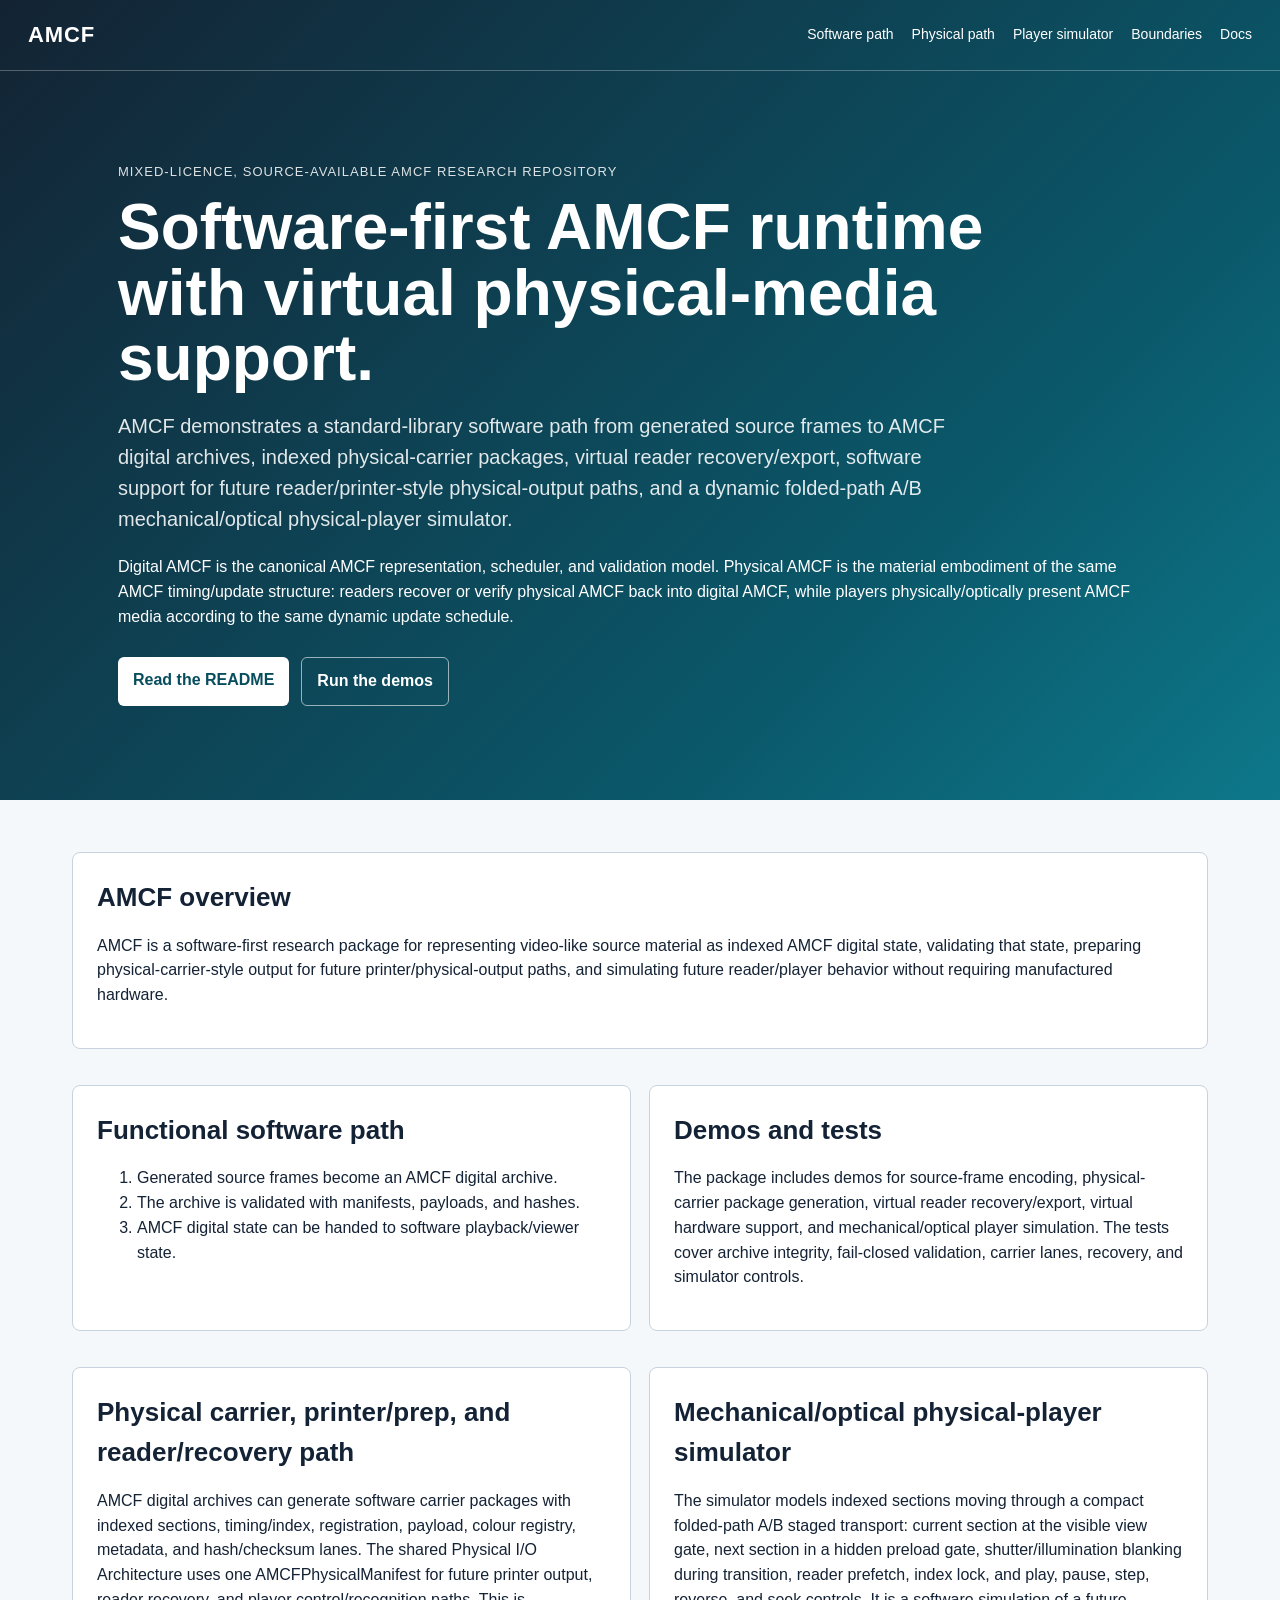
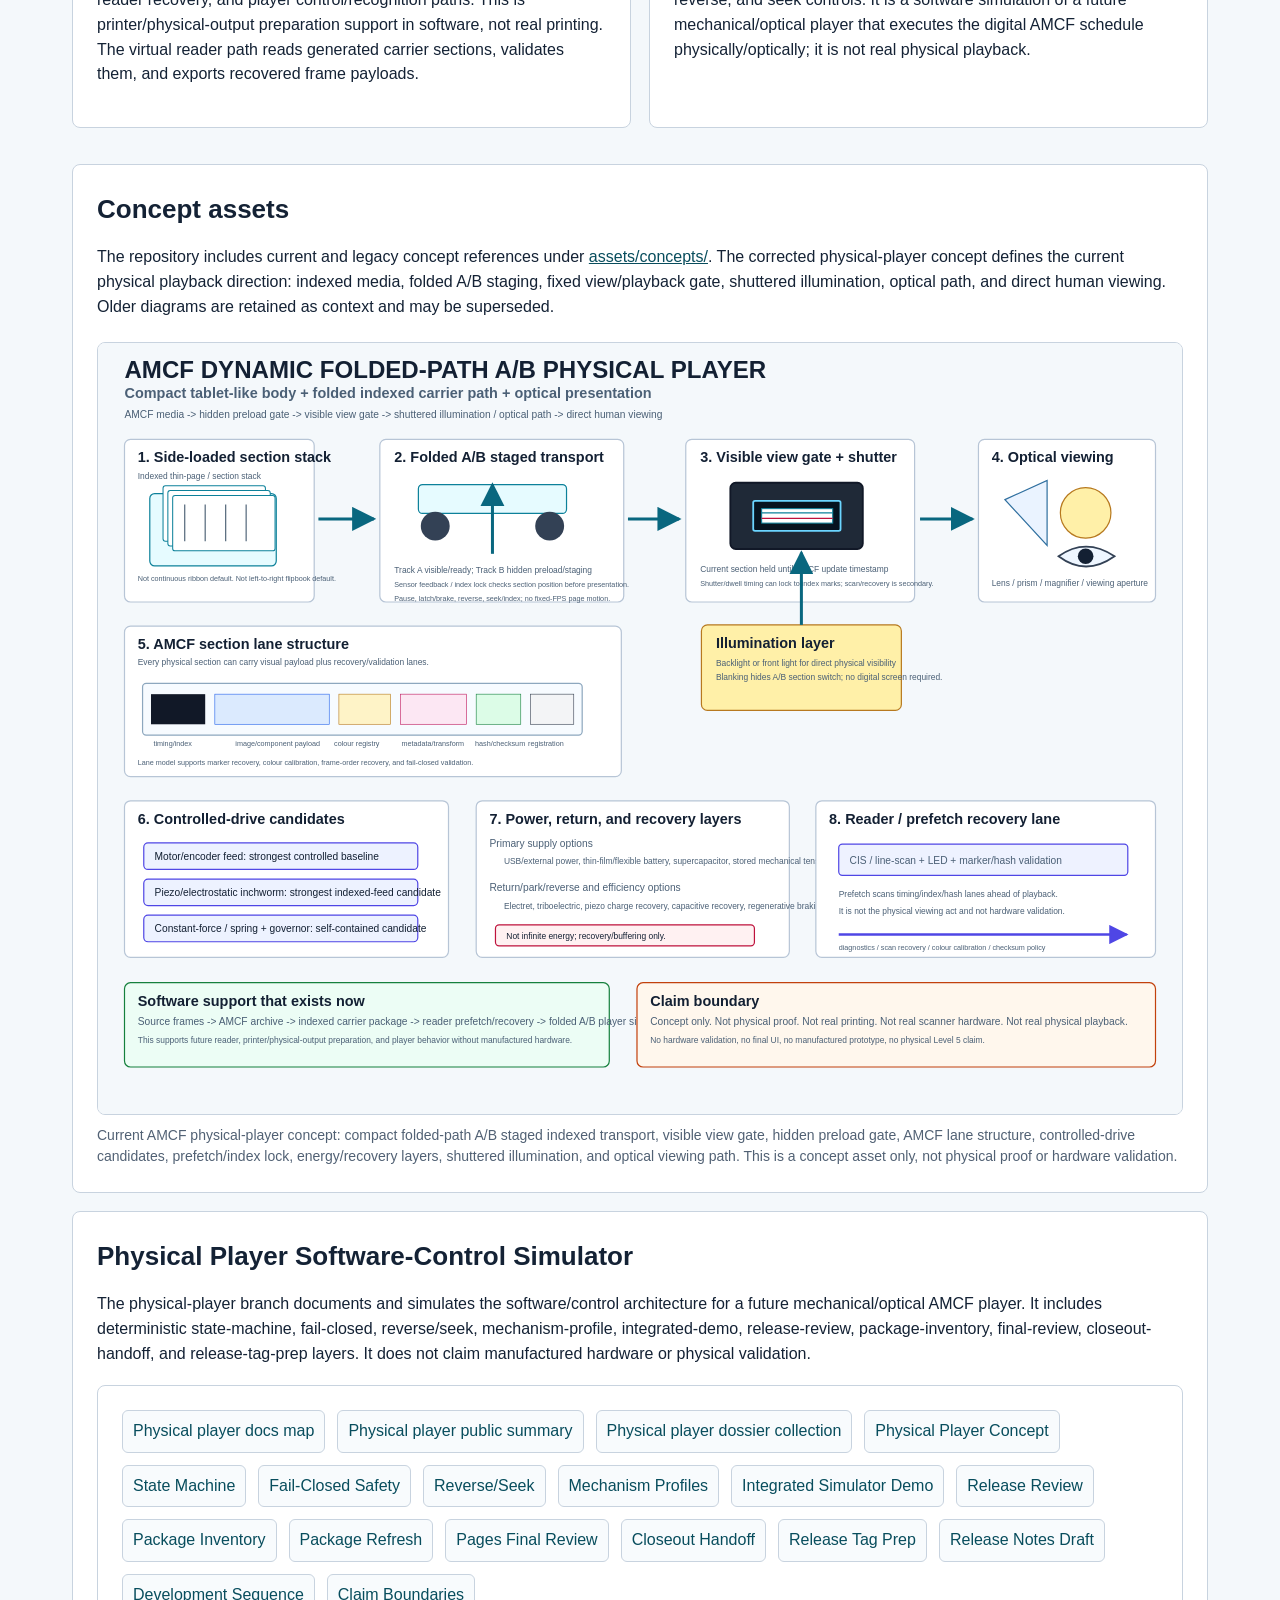
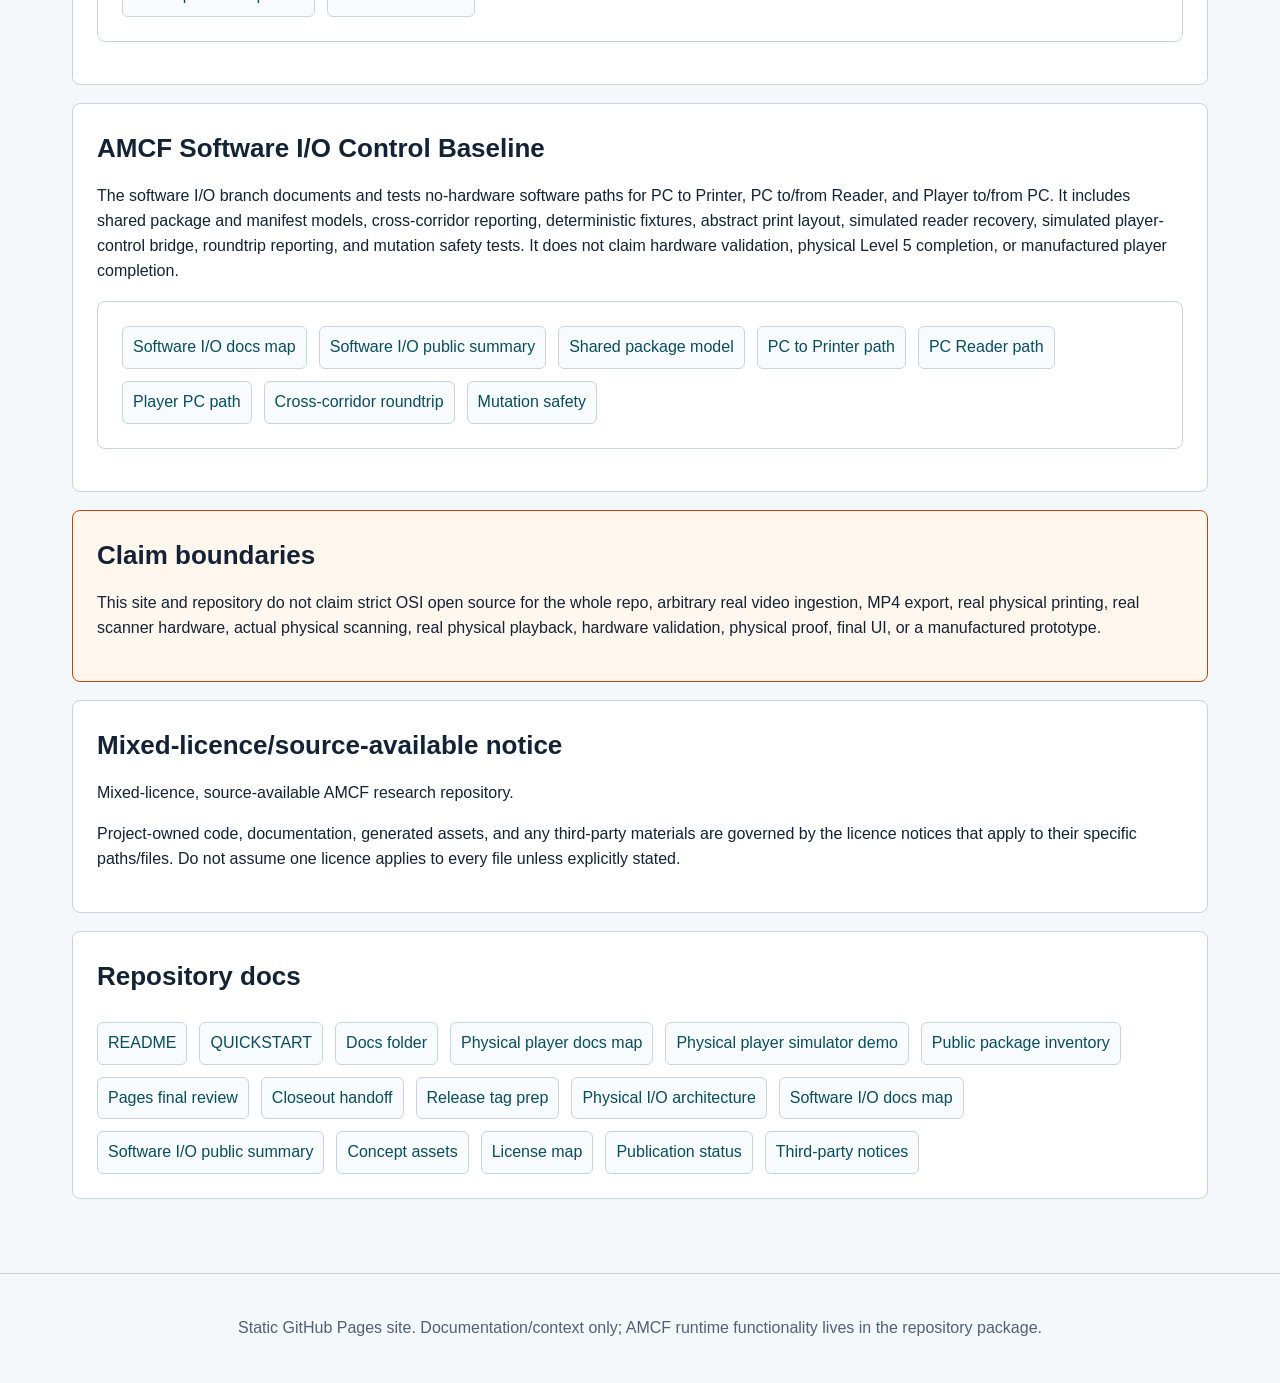
<file: site/index.html>
<!doctype html>
<html lang="en">
<head>
  <meta charset="utf-8">
  <meta name="viewport" content="width=device-width, initial-scale=1">
  <title>AMCF Research Package</title>
  <link rel="stylesheet" href="styles.css">
</head>
<body>
  <header class="hero">
    <nav>
      <strong>AMCF</strong>
      <a href="#software-path">Software path</a>
      <a href="#physical-path">Physical path</a>
      <a href="#physical-player-simulator">Player simulator</a>
      <a href="#claims">Boundaries</a>
      <a href="#links">Docs</a>
    </nav>
    <section>
      <p class="eyebrow">Mixed-licence, source-available AMCF research repository</p>
      <h1>Software-first AMCF runtime with virtual physical-media support.</h1>
      <p class="lead">AMCF demonstrates a standard-library software path from generated source frames to AMCF digital archives, indexed physical-carrier packages, virtual reader recovery/export, software support for future reader/printer-style physical-output paths, and a dynamic folded-path A/B mechanical/optical physical-player simulator.</p>
      <p>Digital AMCF is the canonical AMCF representation, scheduler, and validation model. Physical AMCF is the material embodiment of the same AMCF timing/update structure: readers recover or verify physical AMCF back into digital AMCF, while players physically/optically present AMCF media according to the same dynamic update schedule.</p>
      <div class="actions">
        <a class="button" href="https://github.com/TigerXLight/Video-to-Image-playback-flipbook-AMCF-/blob/main/README.md">Read the README</a>
        <a class="button secondary" href="https://github.com/TigerXLight/Video-to-Image-playback-flipbook-AMCF-/blob/main/QUICKSTART.md">Run the demos</a>
      </div>
    </section>
  </header>

  <main>
    <section id="overview" class="band">
      <h2>AMCF overview</h2>
      <p>AMCF is a software-first research package for representing video-like source material as indexed AMCF digital state, validating that state, preparing physical-carrier-style output for future printer/physical-output paths, and simulating future reader/player behavior without requiring manufactured hardware.</p>
    </section>

    <section id="software-path" class="grid">
      <article>
        <h2>Functional software path</h2>
        <ol>
          <li>Generated source frames become an AMCF digital archive.</li>
          <li>The archive is validated with manifests, payloads, and hashes.</li>
          <li>AMCF digital state can be handed to software playback/viewer state.</li>
        </ol>
      </article>
      <article>
        <h2>Demos and tests</h2>
        <p>The package includes demos for source-frame encoding, physical-carrier package generation, virtual reader recovery/export, virtual hardware support, and mechanical/optical player simulation. The tests cover archive integrity, fail-closed validation, carrier lanes, recovery, and simulator controls.</p>
      </article>
    </section>

    <section id="physical-path" class="grid">
      <article>
        <h2>Physical carrier, printer/prep, and reader/recovery path</h2>
        <p>AMCF digital archives can generate software carrier packages with indexed sections, timing/index, registration, payload, colour registry, metadata, and hash/checksum lanes. The shared Physical I/O Architecture uses one AMCFPhysicalManifest for future printer output, reader recovery, and player control/recognition paths. This is printer/physical-output preparation support in software, not real printing. The virtual reader path reads generated carrier sections, validates them, and exports recovered frame payloads.</p>
      </article>
      <article>
        <h2>Mechanical/optical physical-player simulator</h2>
        <p>The simulator models indexed sections moving through a compact folded-path A/B staged transport: current section at the visible view gate, next section in a hidden preload gate, shutter/illumination blanking during transition, reader prefetch, index lock, and play, pause, step, reverse, and seek controls. It is a software simulation of a future mechanical/optical player that executes the digital AMCF schedule physically/optically; it is not real physical playback.</p>
      </article>
    </section>

    <section id="assets" class="band">
      <h2>Concept assets</h2>
      <p>The repository includes current and legacy concept references under <a href="https://github.com/TigerXLight/Video-to-Image-playback-flipbook-AMCF-/tree/main/assets/concepts">assets/concepts/</a>. The corrected physical-player concept defines the current physical playback direction: indexed media, folded A/B staging, fixed view/playback gate, shuttered illumination, optical path, and direct human viewing. Older diagrams are retained as context and may be superseded.</p>
      <figure class="concept-board">
        <img src="assets/amcf_mechanical_optical_physical_player_concept.svg" alt="AMCF mechanical optical physical player concept diagram">
        <figcaption>Current AMCF physical-player concept: compact folded-path A/B staged indexed transport, visible view gate, hidden preload gate, AMCF lane structure, controlled-drive candidates, prefetch/index lock, energy/recovery layers, shuttered illumination, and optical viewing path. This is a concept asset only, not physical proof or hardware validation.</figcaption>
      </figure>
    </section>

    <section id="physical-player-simulator" class="band">
      <h2>Physical Player Software-Control Simulator</h2>
      <p>The physical-player branch documents and simulates the software/control architecture for a future mechanical/optical AMCF player. It includes deterministic state-machine, fail-closed, reverse/seek, mechanism-profile, integrated-demo, release-review, package-inventory, final-review, closeout-handoff, and release-tag-prep layers. It does not claim manufactured hardware or physical validation.</p>
      <div class="links compact-links">
        <a href="https://github.com/TigerXLight/Video-to-Image-playback-flipbook-AMCF-/blob/main/docs/AMCF_PHYSICAL_PLAYER_DOCS_MAP.md">Physical player docs map</a>
        <a href="https://github.com/TigerXLight/Video-to-Image-playback-flipbook-AMCF-/blob/main/docs/AMCF_PHYSICAL_PLAYER_PUBLIC_SUMMARY.md">Physical player public summary</a>
        <a href="https://github.com/TigerXLight/Video-to-Image-playback-flipbook-AMCF-/blob/main/docs/AMCF_PHYSICAL_PLAYER_DESIGN_AND_STRUCTURE_DOSSIER_COLLECTION.md">Physical player dossier collection</a>
        <a href="https://github.com/TigerXLight/Video-to-Image-playback-flipbook-AMCF-/blob/main/docs/AMCF_PHYSICAL_PLAYER_CONCEPT.md">Physical Player Concept</a>
        <a href="https://github.com/TigerXLight/Video-to-Image-playback-flipbook-AMCF-/blob/main/docs/AMCF_PHYSICAL_PLAYER_STATE_MACHINE.md">State Machine</a>
        <a href="https://github.com/TigerXLight/Video-to-Image-playback-flipbook-AMCF-/blob/main/docs/AMCF_PHYSICAL_PLAYER_FAIL_CLOSED.md">Fail-Closed Safety</a>
        <a href="https://github.com/TigerXLight/Video-to-Image-playback-flipbook-AMCF-/blob/main/docs/AMCF_PHYSICAL_PLAYER_REVERSE_SEEK.md">Reverse/Seek</a>
        <a href="https://github.com/TigerXLight/Video-to-Image-playback-flipbook-AMCF-/blob/main/docs/AMCF_PHYSICAL_PLAYER_MECHANISM_PROFILES.md">Mechanism Profiles</a>
        <a href="https://github.com/TigerXLight/Video-to-Image-playback-flipbook-AMCF-/blob/main/docs/AMCF_PHYSICAL_PLAYER_SIMULATOR_DEMO.md">Integrated Simulator Demo</a>
        <a href="https://github.com/TigerXLight/Video-to-Image-playback-flipbook-AMCF-/blob/main/docs/AMCF_PHYSICAL_PLAYER_RELEASE_REVIEW.md">Release Review</a>
        <a href="https://github.com/TigerXLight/Video-to-Image-playback-flipbook-AMCF-/blob/main/docs/AMCF_PUBLIC_RELEASE_PACKAGE_INVENTORY.md">Package Inventory</a>
        <a href="https://github.com/TigerXLight/Video-to-Image-playback-flipbook-AMCF-/blob/main/docs/AMCF_PUBLIC_RELEASE_PACKAGE_REFRESH.md">Package Refresh</a>
        <a href="https://github.com/TigerXLight/Video-to-Image-playback-flipbook-AMCF-/blob/main/docs/AMCF_PUBLIC_GITHUB_PAGES_FINAL_REVIEW.md">Pages Final Review</a>
        <a href="https://github.com/TigerXLight/Video-to-Image-playback-flipbook-AMCF-/blob/main/docs/AMCF_PUBLIC_RELEASE_CLOSEOUT_HANDOFF.md">Closeout Handoff</a>
        <a href="https://github.com/TigerXLight/Video-to-Image-playback-flipbook-AMCF-/blob/main/docs/AMCF_PUBLIC_RELEASE_TAG_PREP.md">Release Tag Prep</a>
        <a href="https://github.com/TigerXLight/Video-to-Image-playback-flipbook-AMCF-/blob/main/docs/AMCF_PUBLIC_RELEASE_NOTES_DRAFT.md">Release Notes Draft</a>
        <a href="https://github.com/TigerXLight/Video-to-Image-playback-flipbook-AMCF-/blob/main/docs/AMCF_PHYSICAL_PLAYER_DEVELOPMENT_SEQUENCE.md">Development Sequence</a>
        <a href="https://github.com/TigerXLight/Video-to-Image-playback-flipbook-AMCF-/blob/main/CLAIM_BOUNDARIES.md">Claim Boundaries</a>
      </div>
    </section>

    <section id="software-io-control" class="band">
      <h2>AMCF Software I/O Control Baseline</h2>
      <p>The software I/O branch documents and tests no-hardware software paths for PC to Printer, PC to/from Reader, and Player to/from PC. It includes shared package and manifest models, cross-corridor reporting, deterministic fixtures, abstract print layout, simulated reader recovery, simulated player-control bridge, roundtrip reporting, and mutation safety tests. It does not claim hardware validation, physical Level 5 completion, or manufactured player completion.</p>
      <div class="links compact-links">
        <a href="https://github.com/TigerXLight/Video-to-Image-playback-flipbook-AMCF-/blob/main/docs/AMCF_SOFTWARE_IO_DOCS_MAP.md">Software I/O docs map</a>
        <a href="https://github.com/TigerXLight/Video-to-Image-playback-flipbook-AMCF-/blob/main/docs/AMCF_SOFTWARE_IO_PUBLIC_SUMMARY.md">Software I/O public summary</a>
        <a href="https://github.com/TigerXLight/Video-to-Image-playback-flipbook-AMCF-/blob/main/docs/AMCF_SHARED_PACKAGE_MANIFEST_MODEL.md">Shared package model</a>
        <a href="https://github.com/TigerXLight/Video-to-Image-playback-flipbook-AMCF-/blob/main/docs/AMCF_PC_TO_PRINTER_SOFTWARE_PATH.md">PC to Printer path</a>
        <a href="https://github.com/TigerXLight/Video-to-Image-playback-flipbook-AMCF-/blob/main/docs/AMCF_PC_READER_SOFTWARE_PATH.md">PC Reader path</a>
        <a href="https://github.com/TigerXLight/Video-to-Image-playback-flipbook-AMCF-/blob/main/docs/AMCF_PLAYER_PC_SOFTWARE_PATH.md">Player PC path</a>
        <a href="https://github.com/TigerXLight/Video-to-Image-playback-flipbook-AMCF-/blob/main/docs/AMCF_CROSS_CORRIDOR_ROUNDTRIP.md">Cross-corridor roundtrip</a>
        <a href="https://github.com/TigerXLight/Video-to-Image-playback-flipbook-AMCF-/blob/main/docs/AMCF_CROSS_CORRIDOR_MUTATION_SAFETY.md">Mutation safety</a>
      </div>
    </section>

    <section id="claims" class="boundary">
      <h2>Claim boundaries</h2>
      <p>This site and repository do not claim strict OSI open source for the whole repo, arbitrary real video ingestion, MP4 export, real physical printing, real scanner hardware, actual physical scanning, real physical playback, hardware validation, physical proof, final UI, or a manufactured prototype.</p>
    </section>

    <section id="licence" class="band">
      <h2>Mixed-licence/source-available notice</h2>
      <p>Mixed-licence, source-available AMCF research repository.</p>
      <p>Project-owned code, documentation, generated assets, and any third-party materials are governed by the licence notices that apply to their specific paths/files. Do not assume one licence applies to every file unless explicitly stated.</p>
    </section>

    <section id="links" class="links">
      <h2>Repository docs</h2>
      <a href="https://github.com/TigerXLight/Video-to-Image-playback-flipbook-AMCF-/blob/main/README.md">README</a>
      <a href="https://github.com/TigerXLight/Video-to-Image-playback-flipbook-AMCF-/blob/main/QUICKSTART.md">QUICKSTART</a>
      <a href="https://github.com/TigerXLight/Video-to-Image-playback-flipbook-AMCF-/tree/main/docs">Docs folder</a>
      <a href="https://github.com/TigerXLight/Video-to-Image-playback-flipbook-AMCF-/blob/main/docs/AMCF_PHYSICAL_PLAYER_DOCS_MAP.md">Physical player docs map</a>
      <a href="https://github.com/TigerXLight/Video-to-Image-playback-flipbook-AMCF-/blob/main/docs/AMCF_PHYSICAL_PLAYER_SIMULATOR_DEMO.md">Physical player simulator demo</a>
      <a href="https://github.com/TigerXLight/Video-to-Image-playback-flipbook-AMCF-/blob/main/docs/AMCF_PUBLIC_RELEASE_PACKAGE_INVENTORY.md">Public package inventory</a>
      <a href="https://github.com/TigerXLight/Video-to-Image-playback-flipbook-AMCF-/blob/main/docs/AMCF_PUBLIC_GITHUB_PAGES_FINAL_REVIEW.md">Pages final review</a>
      <a href="https://github.com/TigerXLight/Video-to-Image-playback-flipbook-AMCF-/blob/main/docs/AMCF_PUBLIC_RELEASE_CLOSEOUT_HANDOFF.md">Closeout handoff</a>
      <a href="https://github.com/TigerXLight/Video-to-Image-playback-flipbook-AMCF-/blob/main/docs/AMCF_PUBLIC_RELEASE_TAG_PREP.md">Release tag prep</a>
      <a href="https://github.com/TigerXLight/Video-to-Image-playback-flipbook-AMCF-/blob/main/docs/AMCF_PHYSICAL_IO_ARCHITECTURE.md">Physical I/O architecture</a>
      <a href="https://github.com/TigerXLight/Video-to-Image-playback-flipbook-AMCF-/blob/main/docs/AMCF_SOFTWARE_IO_DOCS_MAP.md">Software I/O docs map</a>
      <a href="https://github.com/TigerXLight/Video-to-Image-playback-flipbook-AMCF-/blob/main/docs/AMCF_SOFTWARE_IO_PUBLIC_SUMMARY.md">Software I/O public summary</a>
      <a href="https://github.com/TigerXLight/Video-to-Image-playback-flipbook-AMCF-/tree/main/assets/concepts">Concept assets</a>
      <a href="https://github.com/TigerXLight/Video-to-Image-playback-flipbook-AMCF-/blob/main/LICENSE_MAP.md">License map</a>
      <a href="https://github.com/TigerXLight/Video-to-Image-playback-flipbook-AMCF-/blob/main/PUBLICATION_STATUS.md">Publication status</a>
      <a href="https://github.com/TigerXLight/Video-to-Image-playback-flipbook-AMCF-/blob/main/THIRD_PARTY_NOTICES.md">Third-party notices</a>
    </section>
  </main>

  <footer>
    <p>Static GitHub Pages site. Documentation/context only; AMCF runtime functionality lives in the repository package.</p>
  </footer>
</body>
</html>
</file>
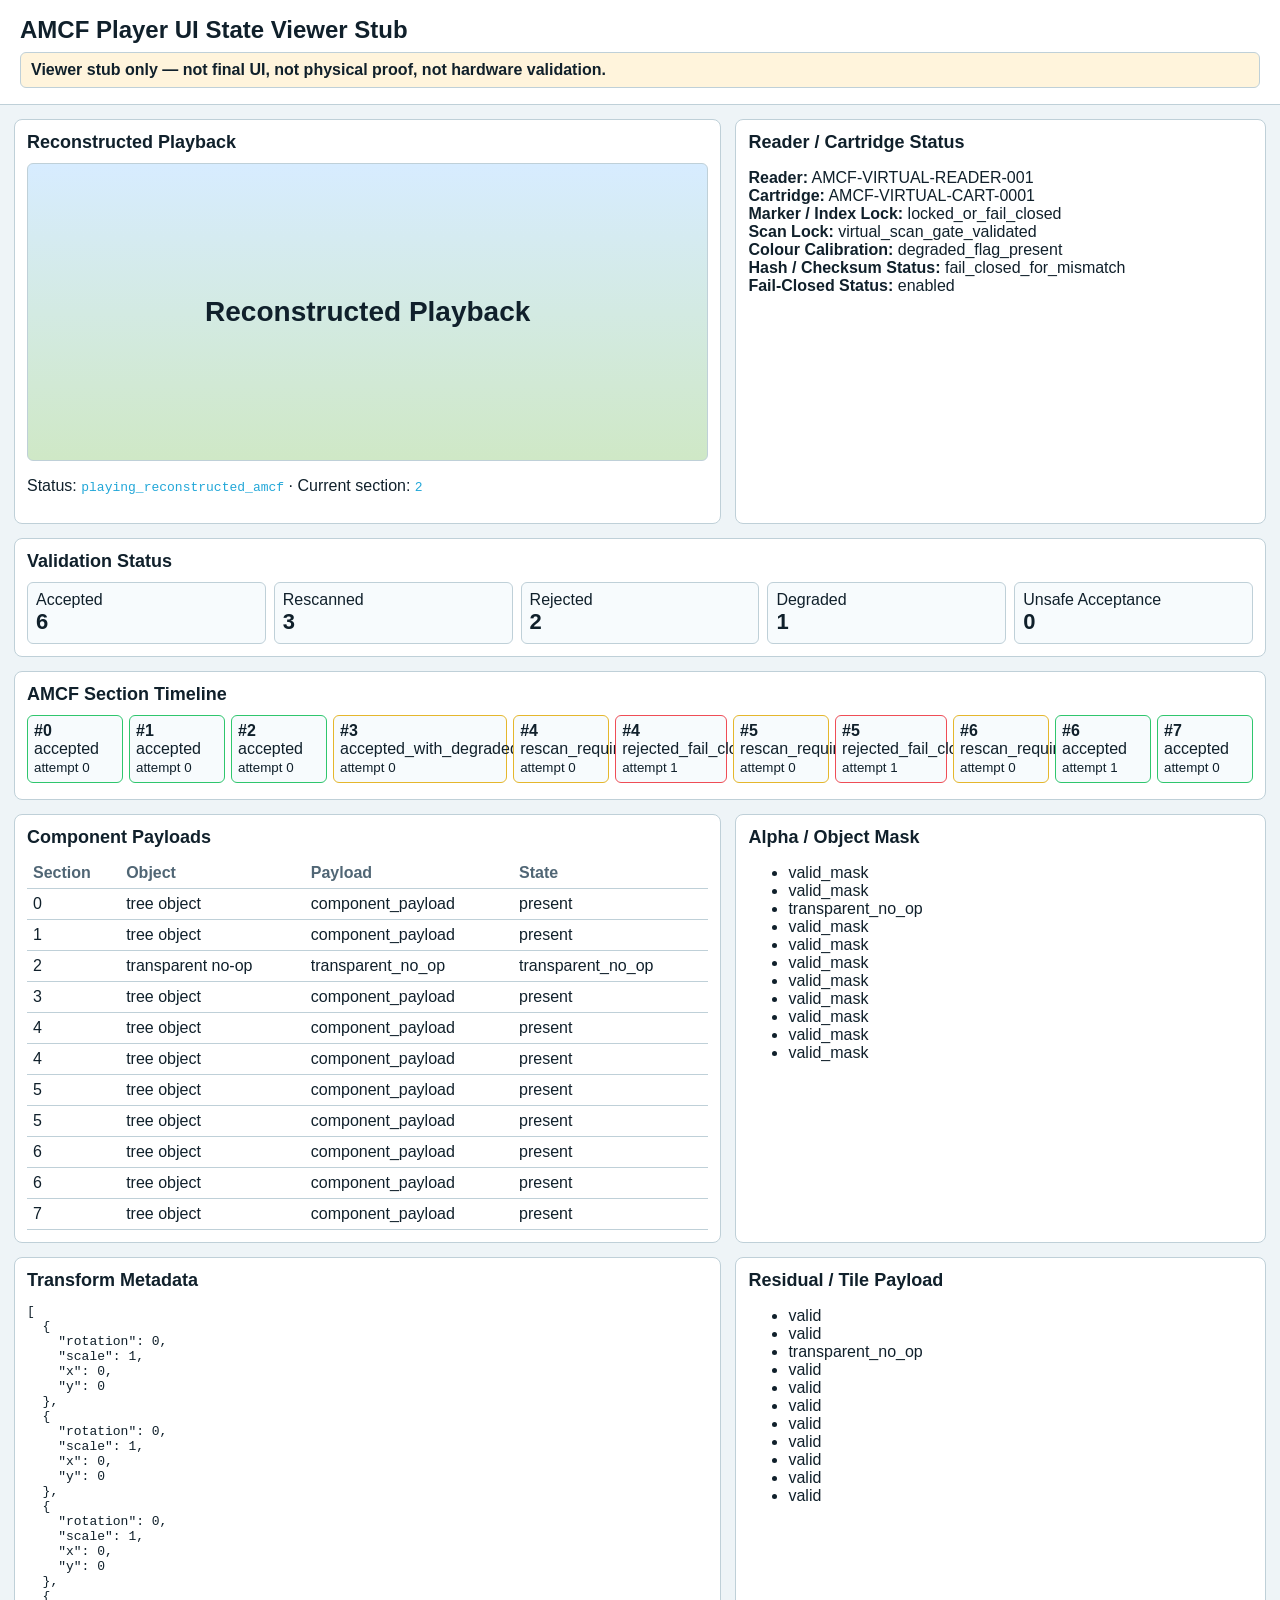
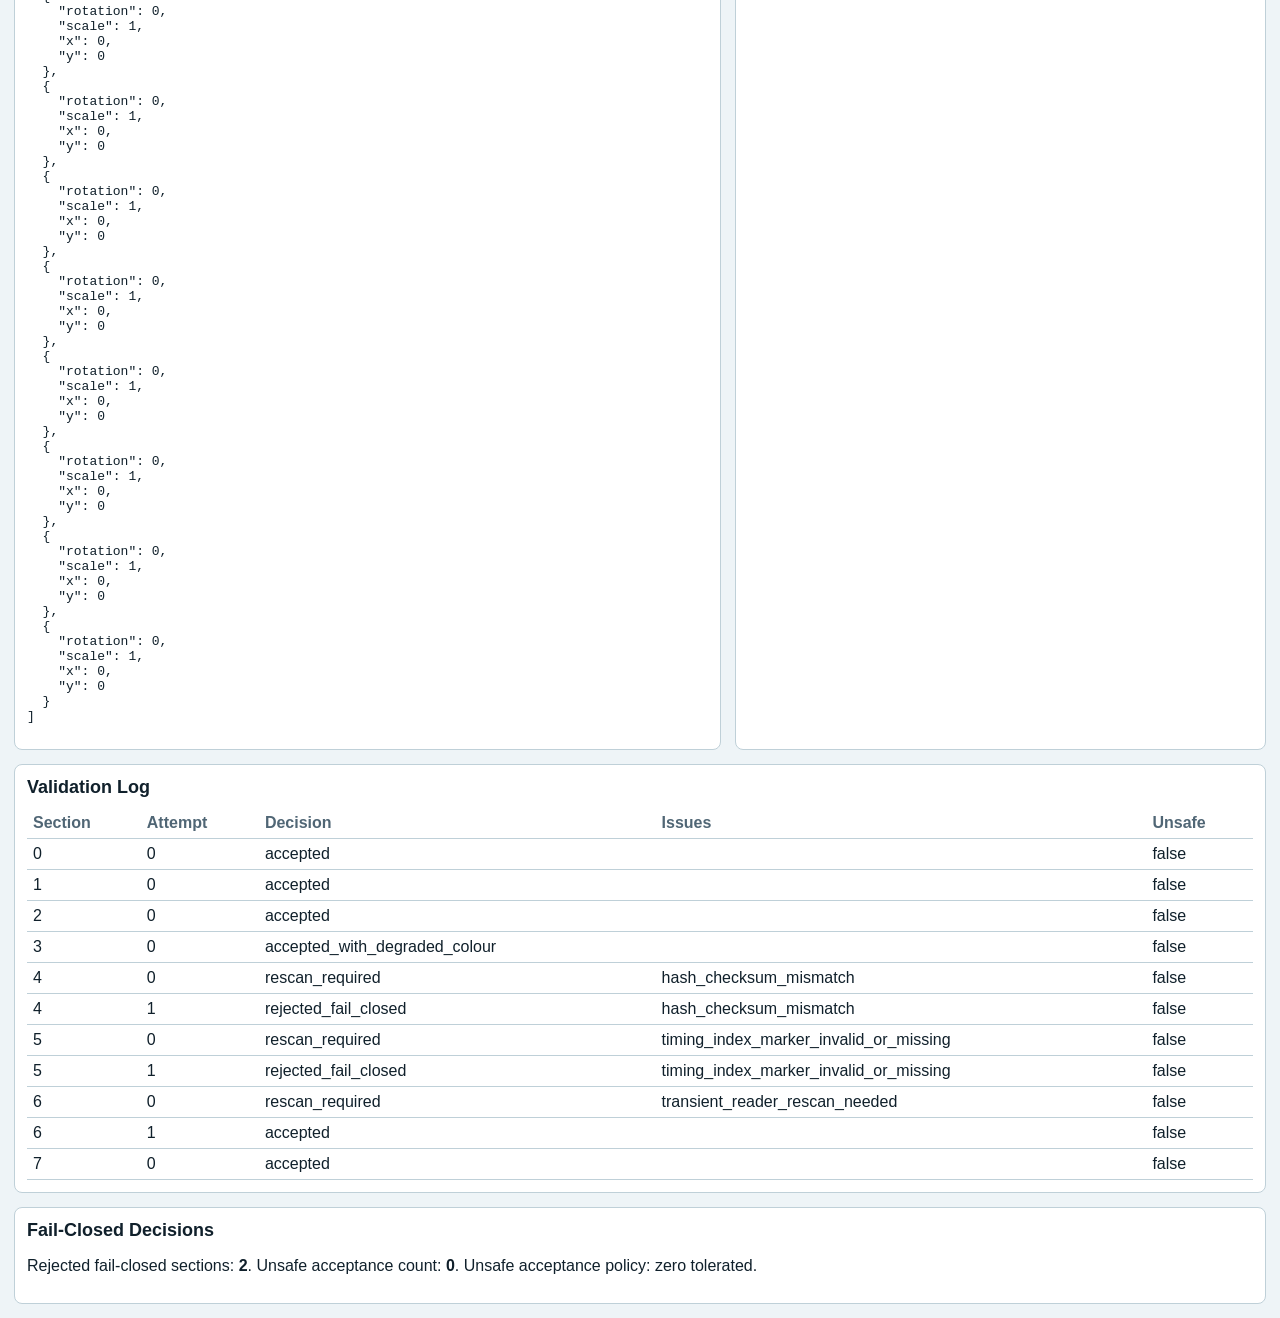
<file: viewer/amcf_player_ui_state_viewer.html>
<!doctype html>
<html lang="en">
<head>
<meta charset="utf-8">
<meta name="viewport" content="width=device-width,initial-scale=1">
<title>AMCF Player UI State Viewer Stub</title>
<style>
:root {
  color-scheme: light dark;
  --bg: light-dark(#eef4f7,#101820);
  --panel: light-dark(#ffffff,#15222c);
  --panel2: light-dark(#f7fbfd,#1d2d39);
  --text: light-dark(#10202b,#e9f2f6);
  --muted: light-dark(#506675,#a4b5bf);
  --border: light-dark(#bfd0d8,#2b4250);
  --accent: #22a7d8;
  --ok: #2fc66d;
  --warn: #e5b72d;
  --bad: #ef4d56;
}
* { box-sizing: border-box; }
body { margin:0; background:var(--bg); color:var(--text); font-family: Arial, Helvetica, sans-serif; }
header { padding:16px 20px; border-bottom:1px solid var(--border); background:var(--panel); }
h1 { margin:0; font-size:24px; }
.boundary { margin-top:8px; padding:8px 10px; background:light-dark(#fff4dc,#3a2c14); border:1px solid var(--border); border-radius:6px; font-weight:700; }
.grid { display:grid; grid-template-columns: 1.2fr .9fr; gap:14px; padding:14px; }
.panel { background:var(--panel); border:1px solid var(--border); border-radius:8px; padding:12px; }
.wide { grid-column:1/-1; }
h2 { margin:0 0 10px; font-size:18px; }
.video { aspect-ratio: 16/7; border:1px solid var(--border); border-radius:6px; background:linear-gradient(180deg, light-dark(#d7ecff,#20374a), light-dark(#cfe8c6,#26392c)); display:flex; align-items:center; justify-content:center; font-size:28px; font-weight:700; }
.metrics { display:grid; grid-template-columns: repeat(5,minmax(0,1fr)); gap:8px; }
.metric { background:var(--panel2); border:1px solid var(--border); border-radius:6px; padding:8px; }
.metric b { display:block; font-size:22px; }
.timeline { display:flex; gap:6px; overflow-x:auto; padding-bottom:4px; }
.section { min-width:96px; border:1px solid var(--border); border-radius:6px; padding:6px; background:var(--panel2); }
.accepted { border-color:var(--ok); }
.accepted_with_degraded_colour,.rescan_required { border-color:var(--warn); }
.rejected_fail_closed { border-color:var(--bad); }
table { width:100%; border-collapse:collapse; }
th,td { border-bottom:1px solid var(--border); padding:6px; text-align:left; vertical-align:top; }
th { color:var(--muted); font-weight:700; }
code { color:var(--accent); }
@media (max-width: 980px) { .grid { grid-template-columns: 1fr; } .metrics { grid-template-columns: repeat(2,minmax(0,1fr)); } }
</style>
</head>
<body>
<header>
  <h1>AMCF Player UI State Viewer Stub</h1>
  <div class="boundary">Viewer stub only — not final UI, not physical proof, not hardware validation.</div>
</header>
<main class="grid">
  <section class="panel">
    <h2>Reconstructed Playback</h2>
    <div class="video" id="playback">Reconstructed Playback</div>
    <p>Status: <code id="playbackStatus"></code> · Current section: <code id="currentSection"></code></p>
  </section>
  <section class="panel">
    <h2>Reader / Cartridge Status</h2>
    <div id="readerStatus"></div>
  </section>
  <section class="panel wide">
    <h2>Validation Status</h2>
    <div class="metrics" id="metrics"></div>
  </section>
  <section class="panel wide">
    <h2>AMCF Section Timeline</h2>
    <div class="timeline" id="timeline"></div>
  </section>
  <section class="panel">
    <h2>Component Payloads</h2>
    <div id="components"></div>
  </section>
  <section class="panel">
    <h2>Alpha / Object Mask</h2>
    <div id="alphaMask"></div>
  </section>
  <section class="panel">
    <h2>Transform Metadata</h2>
    <div id="transformMeta"></div>
  </section>
  <section class="panel">
    <h2>Residual / Tile Payload</h2>
    <div id="residualTile"></div>
  </section>
  <section class="panel wide">
    <h2>Validation Log</h2>
    <div id="validationLog"></div>
  </section>
  <section class="panel wide">
    <h2>Fail-Closed Decisions</h2>
    <div id="failClosed"></div>
  </section>
</main>
<script id="amcf-state" type="application/json">{
  "accepted_count": 6,
  "alpha_object_mask_status": [
    "valid_mask",
    "valid_mask",
    "transparent_no_op",
    "valid_mask",
    "valid_mask",
    "valid_mask",
    "valid_mask",
    "valid_mask",
    "valid_mask",
    "valid_mask",
    "valid_mask"
  ],
  "boundary_note": "Viewer stub only - not final UI, not physical proof, not hardware validation.",
  "cartridge_status": {
    "cartridge_id": "AMCF-VIRTUAL-CART-0001",
    "inserted": true,
    "section_count": 8
  },
  "claim_boundary": "Concept/state stub only; not final UI, not physical validation, not playback proof.",
  "colour_calibration_status": "degraded_flag_present",
  "component_payload_list": [
    {
      "alpha_object_mask_status": "valid_mask",
      "component_id": "tree-001",
      "component_payload_state": "present",
      "object_label": "tree object",
      "payload_state": "component_payload",
      "residual_tile_payload_status": "valid",
      "section_index": 0,
      "transform_metadata": {
        "rotation": 0.0,
        "scale": 1.0,
        "x": 0,
        "y": 0
      }
    },
    {
      "alpha_object_mask_status": "valid_mask",
      "component_id": "tree-001",
      "component_payload_state": "present",
      "object_label": "tree object",
      "payload_state": "component_payload",
      "residual_tile_payload_status": "valid",
      "section_index": 1,
      "transform_metadata": {
        "rotation": 0.0,
        "scale": 1.0,
        "x": 0,
        "y": 0
      }
    },
    {
      "alpha_object_mask_status": "transparent_no_op",
      "component_id": "noop-002",
      "component_payload_state": "transparent_no_op",
      "object_label": "transparent no-op",
      "payload_state": "transparent_no_op",
      "residual_tile_payload_status": "transparent_no_op",
      "section_index": 2,
      "transform_metadata": {
        "rotation": 0.0,
        "scale": 1.0,
        "x": 0,
        "y": 0
      }
    },
    {
      "alpha_object_mask_status": "valid_mask",
      "component_id": "tree-001",
      "component_payload_state": "present",
      "object_label": "tree object",
      "payload_state": "component_payload",
      "residual_tile_payload_status": "valid",
      "section_index": 3,
      "transform_metadata": {
        "rotation": 0.0,
        "scale": 1.0,
        "x": 0,
        "y": 0
      }
    },
    {
      "alpha_object_mask_status": "valid_mask",
      "component_id": "tree-001",
      "component_payload_state": "present",
      "object_label": "tree object",
      "payload_state": "component_payload",
      "residual_tile_payload_status": "valid",
      "section_index": 4,
      "transform_metadata": {
        "rotation": 0.0,
        "scale": 1.0,
        "x": 0,
        "y": 0
      }
    },
    {
      "alpha_object_mask_status": "valid_mask",
      "component_id": "tree-001",
      "component_payload_state": "present",
      "object_label": "tree object",
      "payload_state": "component_payload",
      "residual_tile_payload_status": "valid",
      "section_index": 4,
      "transform_metadata": {
        "rotation": 0.0,
        "scale": 1.0,
        "x": 0,
        "y": 0
      }
    },
    {
      "alpha_object_mask_status": "valid_mask",
      "component_id": "tree-001",
      "component_payload_state": "present",
      "object_label": "tree object",
      "payload_state": "component_payload",
      "residual_tile_payload_status": "valid",
      "section_index": 5,
      "transform_metadata": {
        "rotation": 0.0,
        "scale": 1.0,
        "x": 0,
        "y": 0
      }
    },
    {
      "alpha_object_mask_status": "valid_mask",
      "component_id": "tree-001",
      "component_payload_state": "present",
      "object_label": "tree object",
      "payload_state": "component_payload",
      "residual_tile_payload_status": "valid",
      "section_index": 5,
      "transform_metadata": {
        "rotation": 0.0,
        "scale": 1.0,
        "x": 0,
        "y": 0
      }
    },
    {
      "alpha_object_mask_status": "valid_mask",
      "component_id": "tree-001",
      "component_payload_state": "present",
      "object_label": "tree object",
      "payload_state": "component_payload",
      "residual_tile_payload_status": "valid",
      "section_index": 6,
      "transform_metadata": {
        "rotation": 0.0,
        "scale": 1.0,
        "x": 0,
        "y": 0
      }
    },
    {
      "alpha_object_mask_status": "valid_mask",
      "component_id": "tree-001",
      "component_payload_state": "present",
      "object_label": "tree object",
      "payload_state": "component_payload",
      "residual_tile_payload_status": "valid",
      "section_index": 6,
      "transform_metadata": {
        "rotation": 0.0,
        "scale": 1.0,
        "x": 0,
        "y": 0
      }
    },
    {
      "alpha_object_mask_status": "valid_mask",
      "component_id": "tree-001",
      "component_payload_state": "present",
      "object_label": "tree object",
      "payload_state": "component_payload",
      "residual_tile_payload_status": "valid",
      "section_index": 7,
      "transform_metadata": {
        "rotation": 0.0,
        "scale": 1.0,
        "x": 0,
        "y": 0
      }
    }
  ],
  "counts": {
    "accepted": 6,
    "degraded": 1,
    "rejected": 2,
    "rescanned": 3,
    "unsafe_acceptance": 0
  },
  "current_section": 2,
  "degraded_count": 1,
  "degraded_output_flags": [],
  "fail_closed_status": "enabled",
  "hash_checksum_status": "fail_closed_for_mismatch",
  "hash_checksum_validation": true,
  "marker_index_lock": "locked_or_fail_closed",
  "playback_device_status": {
    "current_section": 2,
    "device_id": "AMCF-SOFTWARE-PLAYER-001",
    "device_type": "software_playback",
    "playing": false,
    "reconstructed_playback_status": "playing_reconstructed_amcf"
  },
  "reader_status": {
    "cartridge_inserted": true,
    "current_section": 7,
    "mode": "virtual_software_reader",
    "reader_id": "AMCF-VIRTUAL-READER-001",
    "rescan_requests": 3
  },
  "reconstructed_playback_status": "playing_reconstructed_amcf",
  "rejected_count": 2,
  "rejected_section_flags": [],
  "rescanned_count": 3,
  "residual_tile_payload_summary": [
    "valid",
    "valid",
    "transparent_no_op",
    "valid",
    "valid",
    "valid",
    "valid",
    "valid",
    "valid",
    "valid",
    "valid"
  ],
  "scan_lock": "virtual_scan_gate_validated",
  "timeline_sections": [
    {
      "decision": "accepted",
      "issues": "",
      "rescan_attempt": 0,
      "section_index": 0
    },
    {
      "decision": "accepted",
      "issues": "",
      "rescan_attempt": 0,
      "section_index": 1
    },
    {
      "decision": "accepted",
      "issues": "",
      "rescan_attempt": 0,
      "section_index": 2
    },
    {
      "decision": "accepted_with_degraded_colour",
      "issues": "",
      "rescan_attempt": 0,
      "section_index": 3
    },
    {
      "decision": "rescan_required",
      "issues": "hash_checksum_mismatch",
      "rescan_attempt": 0,
      "section_index": 4
    },
    {
      "decision": "rejected_fail_closed",
      "issues": "hash_checksum_mismatch",
      "rescan_attempt": 1,
      "section_index": 4
    },
    {
      "decision": "rescan_required",
      "issues": "timing_index_marker_invalid_or_missing",
      "rescan_attempt": 0,
      "section_index": 5
    },
    {
      "decision": "rejected_fail_closed",
      "issues": "timing_index_marker_invalid_or_missing",
      "rescan_attempt": 1,
      "section_index": 5
    },
    {
      "decision": "rescan_required",
      "issues": "transient_reader_rescan_needed",
      "rescan_attempt": 0,
      "section_index": 6
    },
    {
      "decision": "accepted",
      "issues": "",
      "rescan_attempt": 1,
      "section_index": 6
    },
    {
      "decision": "accepted",
      "issues": "",
      "rescan_attempt": 0,
      "section_index": 7
    }
  ],
  "transform_metadata_summary": [
    {
      "rotation": 0.0,
      "scale": 1.0,
      "x": 0,
      "y": 0
    },
    {
      "rotation": 0.0,
      "scale": 1.0,
      "x": 0,
      "y": 0
    },
    {
      "rotation": 0.0,
      "scale": 1.0,
      "x": 0,
      "y": 0
    },
    {
      "rotation": 0.0,
      "scale": 1.0,
      "x": 0,
      "y": 0
    },
    {
      "rotation": 0.0,
      "scale": 1.0,
      "x": 0,
      "y": 0
    },
    {
      "rotation": 0.0,
      "scale": 1.0,
      "x": 0,
      "y": 0
    },
    {
      "rotation": 0.0,
      "scale": 1.0,
      "x": 0,
      "y": 0
    },
    {
      "rotation": 0.0,
      "scale": 1.0,
      "x": 0,
      "y": 0
    },
    {
      "rotation": 0.0,
      "scale": 1.0,
      "x": 0,
      "y": 0
    },
    {
      "rotation": 0.0,
      "scale": 1.0,
      "x": 0,
      "y": 0
    },
    {
      "rotation": 0.0,
      "scale": 1.0,
      "x": 0,
      "y": 0
    }
  ],
  "unsafe_acceptance_count": 0,
  "validation_log_rows": [
    {
      "decision": "accepted",
      "issues": "",
      "rescan_attempt": 0,
      "section_index": 0,
      "unsafe_acceptance": false
    },
    {
      "decision": "accepted",
      "issues": "",
      "rescan_attempt": 0,
      "section_index": 1,
      "unsafe_acceptance": false
    },
    {
      "decision": "accepted",
      "issues": "",
      "rescan_attempt": 0,
      "section_index": 2,
      "unsafe_acceptance": false
    },
    {
      "decision": "accepted_with_degraded_colour",
      "issues": "",
      "rescan_attempt": 0,
      "section_index": 3,
      "unsafe_acceptance": false
    },
    {
      "decision": "rescan_required",
      "issues": "hash_checksum_mismatch",
      "rescan_attempt": 0,
      "section_index": 4,
      "unsafe_acceptance": false
    },
    {
      "decision": "rejected_fail_closed",
      "issues": "hash_checksum_mismatch",
      "rescan_attempt": 1,
      "section_index": 4,
      "unsafe_acceptance": false
    },
    {
      "decision": "rescan_required",
      "issues": "timing_index_marker_invalid_or_missing",
      "rescan_attempt": 0,
      "section_index": 5,
      "unsafe_acceptance": false
    },
    {
      "decision": "rejected_fail_closed",
      "issues": "timing_index_marker_invalid_or_missing",
      "rescan_attempt": 1,
      "section_index": 5,
      "unsafe_acceptance": false
    },
    {
      "decision": "rescan_required",
      "issues": "transient_reader_rescan_needed",
      "rescan_attempt": 0,
      "section_index": 6,
      "unsafe_acceptance": false
    },
    {
      "decision": "accepted",
      "issues": "",
      "rescan_attempt": 1,
      "section_index": 6,
      "unsafe_acceptance": false
    },
    {
      "decision": "accepted",
      "issues": "",
      "rescan_attempt": 0,
      "section_index": 7,
      "unsafe_acceptance": false
    }
  ],
  "validation_status": {
    "colour_calibration_status": "degraded_flag_present",
    "fail_closed_status": "enabled",
    "hash_checksum_status": "fail_closed_for_mismatch",
    "marker_index_lock": "locked_or_fail_closed",
    "scan_lock": "virtual_scan_gate_validated"
  },
  "viewer_schema": "amcf-player-ui-state-viewer-v1"
}</script>
<script>
const state = JSON.parse(document.getElementById('amcf-state').textContent);
const esc = (v) => String(v ?? '').replace(/[&<>]/g, s => ({'&':'&amp;','<':'&lt;','>':'&gt;'}[s]));
document.getElementById('playbackStatus').textContent = state.reconstructed_playback_status;
document.getElementById('currentSection').textContent = state.current_section;
document.getElementById('readerStatus').innerHTML = `<p><b>Reader:</b> ${esc(state.reader_status?.reader_id)}<br><b>Cartridge:</b> ${esc(state.cartridge_status?.cartridge_id)}<br><b>Marker / Index Lock:</b> ${esc(state.marker_index_lock)}<br><b>Scan Lock:</b> ${esc(state.scan_lock)}<br><b>Colour Calibration:</b> ${esc(state.colour_calibration_status)}<br><b>Hash / Checksum Status:</b> ${esc(state.hash_checksum_status)}<br><b>Fail-Closed Status:</b> ${esc(state.fail_closed_status)}</p>`;
document.getElementById('metrics').innerHTML = [
  ['Accepted', state.accepted_count], ['Rescanned', state.rescanned_count], ['Rejected', state.rejected_count], ['Degraded', state.degraded_count], ['Unsafe Acceptance', state.unsafe_acceptance_count]
].map(([label,value]) => `<div class="metric"><span>${label}</span><b>${esc(value)}</b></div>`).join('');
document.getElementById('timeline').innerHTML = state.timeline_sections.map(s => `<div class="section ${esc(s.decision)}"><b>#${esc(s.section_index)}</b><br>${esc(s.decision)}<br><small>attempt ${esc(s.rescan_attempt)}</small></div>`).join('');
const componentRows = state.component_payload_list.map(c => `<tr><td>${esc(c.section_index)}</td><td>${esc(c.object_label)}</td><td>${esc(c.payload_state)}</td><td>${esc(c.component_payload_state)}</td></tr>`).join('');
document.getElementById('components').innerHTML = `<table><thead><tr><th>Section</th><th>Object</th><th>Payload</th><th>State</th></tr></thead><tbody>${componentRows}</tbody></table>`;
document.getElementById('alphaMask').innerHTML = `<ul>${state.alpha_object_mask_status.map(x => `<li>${esc(x)}</li>`).join('')}</ul>`;
document.getElementById('transformMeta').innerHTML = `<pre>${esc(JSON.stringify(state.transform_metadata_summary, null, 2))}</pre>`;
document.getElementById('residualTile').innerHTML = `<ul>${state.residual_tile_payload_summary.map(x => `<li>${esc(x)}</li>`).join('')}</ul>`;
const logRows = state.validation_log_rows.map(row => `<tr><td>${esc(row.section_index)}</td><td>${esc(row.rescan_attempt)}</td><td>${esc(row.decision)}</td><td>${esc(row.issues)}</td><td>${esc(row.unsafe_acceptance)}</td></tr>`).join('');
document.getElementById('validationLog').innerHTML = `<table><thead><tr><th>Section</th><th>Attempt</th><th>Decision</th><th>Issues</th><th>Unsafe</th></tr></thead><tbody>${logRows}</tbody></table>`;
const rejected = state.validation_log_rows.filter(row => row.decision === 'rejected_fail_closed');
document.getElementById('failClosed').innerHTML = `<p>Rejected fail-closed sections: <b>${rejected.length}</b>. Unsafe acceptance count: <b>${esc(state.unsafe_acceptance_count)}</b>. Unsafe acceptance policy: zero tolerated.</p>`;
</script>
</body>
</html>
</file>
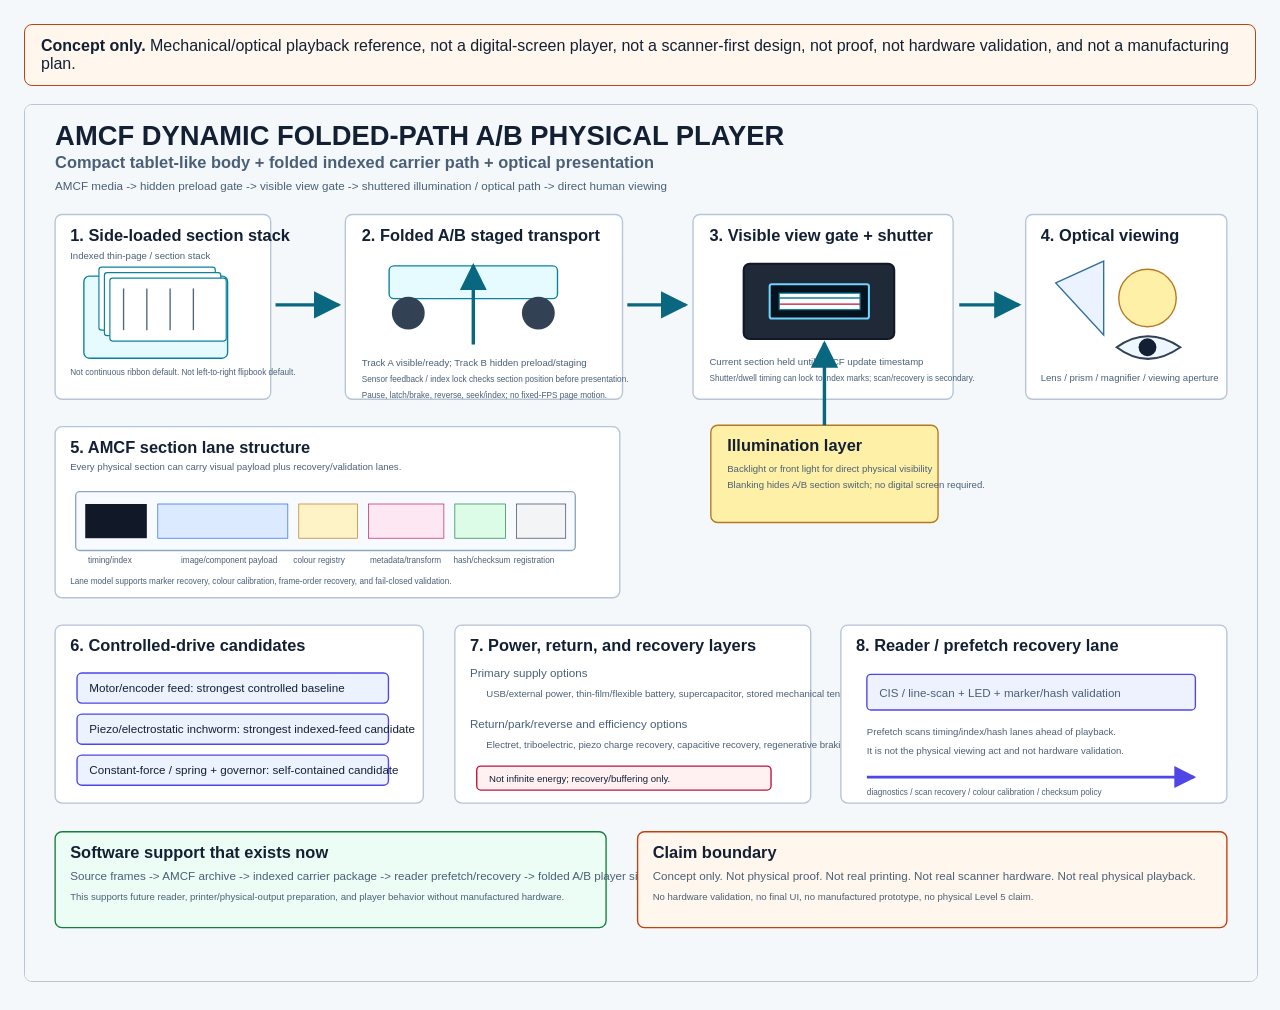
<file: assets/concepts/amcf_mechanical_optical_physical_player_concept.html>
<!doctype html>
<html lang="en">
<head>
  <meta charset="utf-8">
  <meta name="viewport" content="width=device-width, initial-scale=1">
  <title>AMCF Mechanical / Optical Physical Player Concept</title>
  <style>
    body { margin: 0; font-family: Arial, Helvetica, sans-serif; background: #f5f8fb; color: #122033; }
    main { max-width: 1640px; margin: 0 auto; padding: 24px; }
    .boundary { border: 1px solid #c2410c; background: #fff7ed; padding: 12px 16px; border-radius: 8px; margin-bottom: 18px; }
    img { width: 100%; height: auto; border: 1px solid #b9c6d3; border-radius: 8px; background: white; }
  </style>
</head>
<body>
  <main>
    <div class="boundary"><strong>Concept only.</strong> Mechanical/optical playback reference, not a digital-screen player, not a scanner-first design, not proof, not hardware validation, and not a manufacturing plan.</div>
    <img src="amcf_mechanical_optical_physical_player_concept.svg" alt="AMCF mechanical optical physical player concept">
  </main>
</body>
</html>
</file>
<file: site/styles.css>
:root {
  color-scheme: light;
  --ink: #142235;
  --muted: #516174;
  --line: #c8d3df;
  --paper: #ffffff;
  --soft: #f4f8fb;
  --accent: #0a6f85;
  --accent-dark: #084d5d;
  --warn-bg: #fff7ed;
  --warn-line: #c2410c;
}

* { box-sizing: border-box; }
body { margin: 0; font-family: Arial, Helvetica, sans-serif; color: var(--ink); background: var(--soft); line-height: 1.55; }
a { color: var(--accent-dark); }
nav { display: flex; gap: 18px; align-items: center; flex-wrap: wrap; padding: 18px 28px; border-bottom: 1px solid rgba(255,255,255,.28); }
nav strong { margin-right: auto; font-size: 22px; letter-spacing: .04em; }
nav a { color: white; text-decoration: none; font-size: 14px; }
.hero { color: white; background: linear-gradient(135deg, #132333 0%, #0a586a 70%, #0d788a 100%); }
.hero section { max-width: 1100px; padding: 78px 28px 94px; margin: 0 auto; }
.eyebrow { text-transform: uppercase; letter-spacing: .08em; font-size: 13px; opacity: .86; }
h1 { font-size: clamp(36px, 5vw, 66px); line-height: 1.02; max-width: 980px; margin: 12px 0 20px; }
h2 { margin: 0 0 14px; font-size: 26px; }
.lead { max-width: 860px; font-size: 20px; color: rgba(255,255,255,.88); }
.actions { display: flex; gap: 12px; flex-wrap: wrap; margin-top: 28px; }
.button { display: inline-block; padding: 11px 15px; border-radius: 6px; background: white; color: var(--accent-dark); text-decoration: none; font-weight: 700; }
.button.secondary { background: transparent; color: white; border: 1px solid rgba(255,255,255,.58); }
main { max-width: 1180px; margin: 0 auto; padding: 34px 22px 56px; }
.band, .grid article, .boundary, .links { background: var(--paper); border: 1px solid var(--line); border-radius: 8px; padding: 24px; margin: 18px 0; }
.grid { display: grid; grid-template-columns: repeat(2, minmax(0, 1fr)); gap: 18px; }
.boundary { background: var(--warn-bg); border-color: var(--warn-line); }
.concept-board { margin: 22px 0 0; }
.concept-board img { display: block; width: 100%; max-height: 920px; object-fit: contain; border: 1px solid var(--line); border-radius: 8px; background: #fff; }
.concept-board figcaption { margin-top: 10px; color: var(--muted); font-size: 14px; }
.links { display: flex; gap: 12px; flex-wrap: wrap; align-items: center; }
.links h2 { width: 100%; }
.links a { padding: 8px 10px; border: 1px solid var(--line); border-radius: 6px; background: #f8fbfd; text-decoration: none; }
footer { text-align: center; color: var(--muted); padding: 26px; border-top: 1px solid var(--line); }
@media (max-width: 760px) {
  nav strong { width: 100%; }
  .grid { grid-template-columns: 1fr; }
  .hero section { padding-top: 48px; padding-bottom: 64px; }
}
</file>
